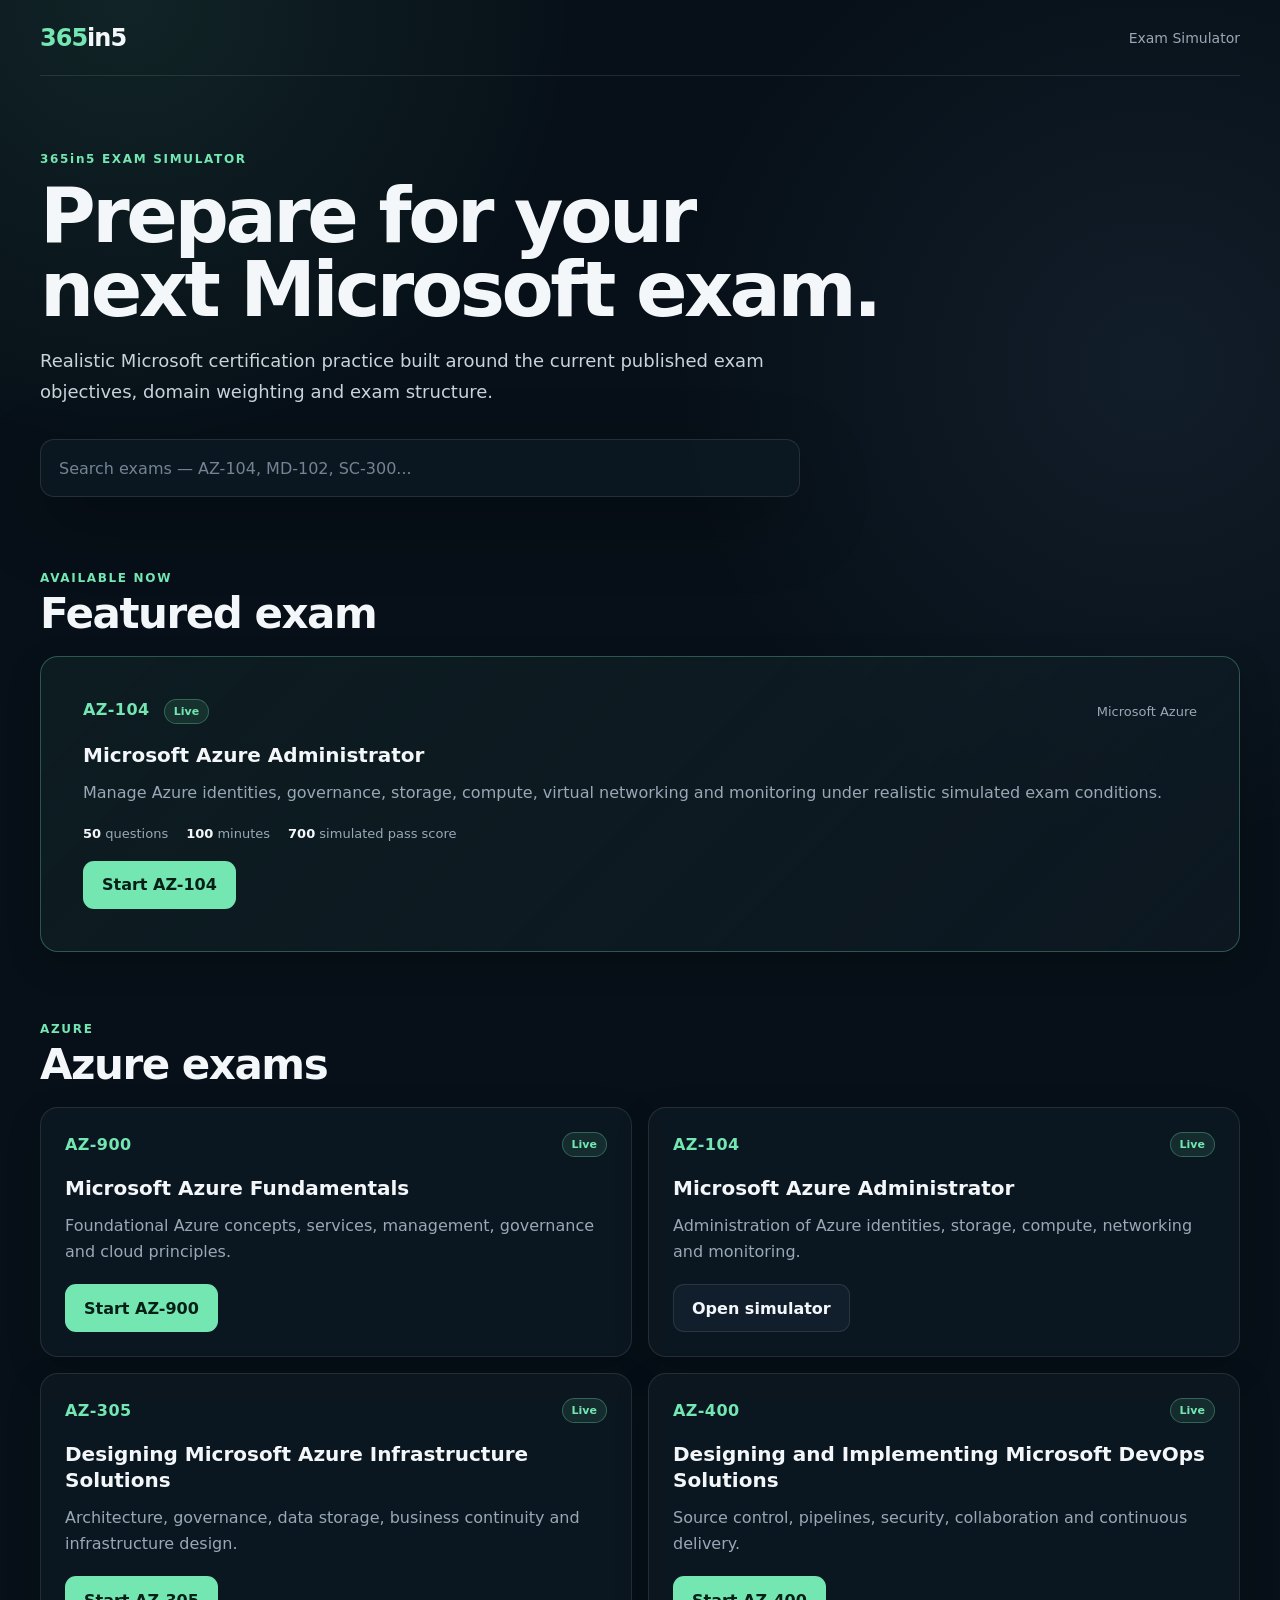
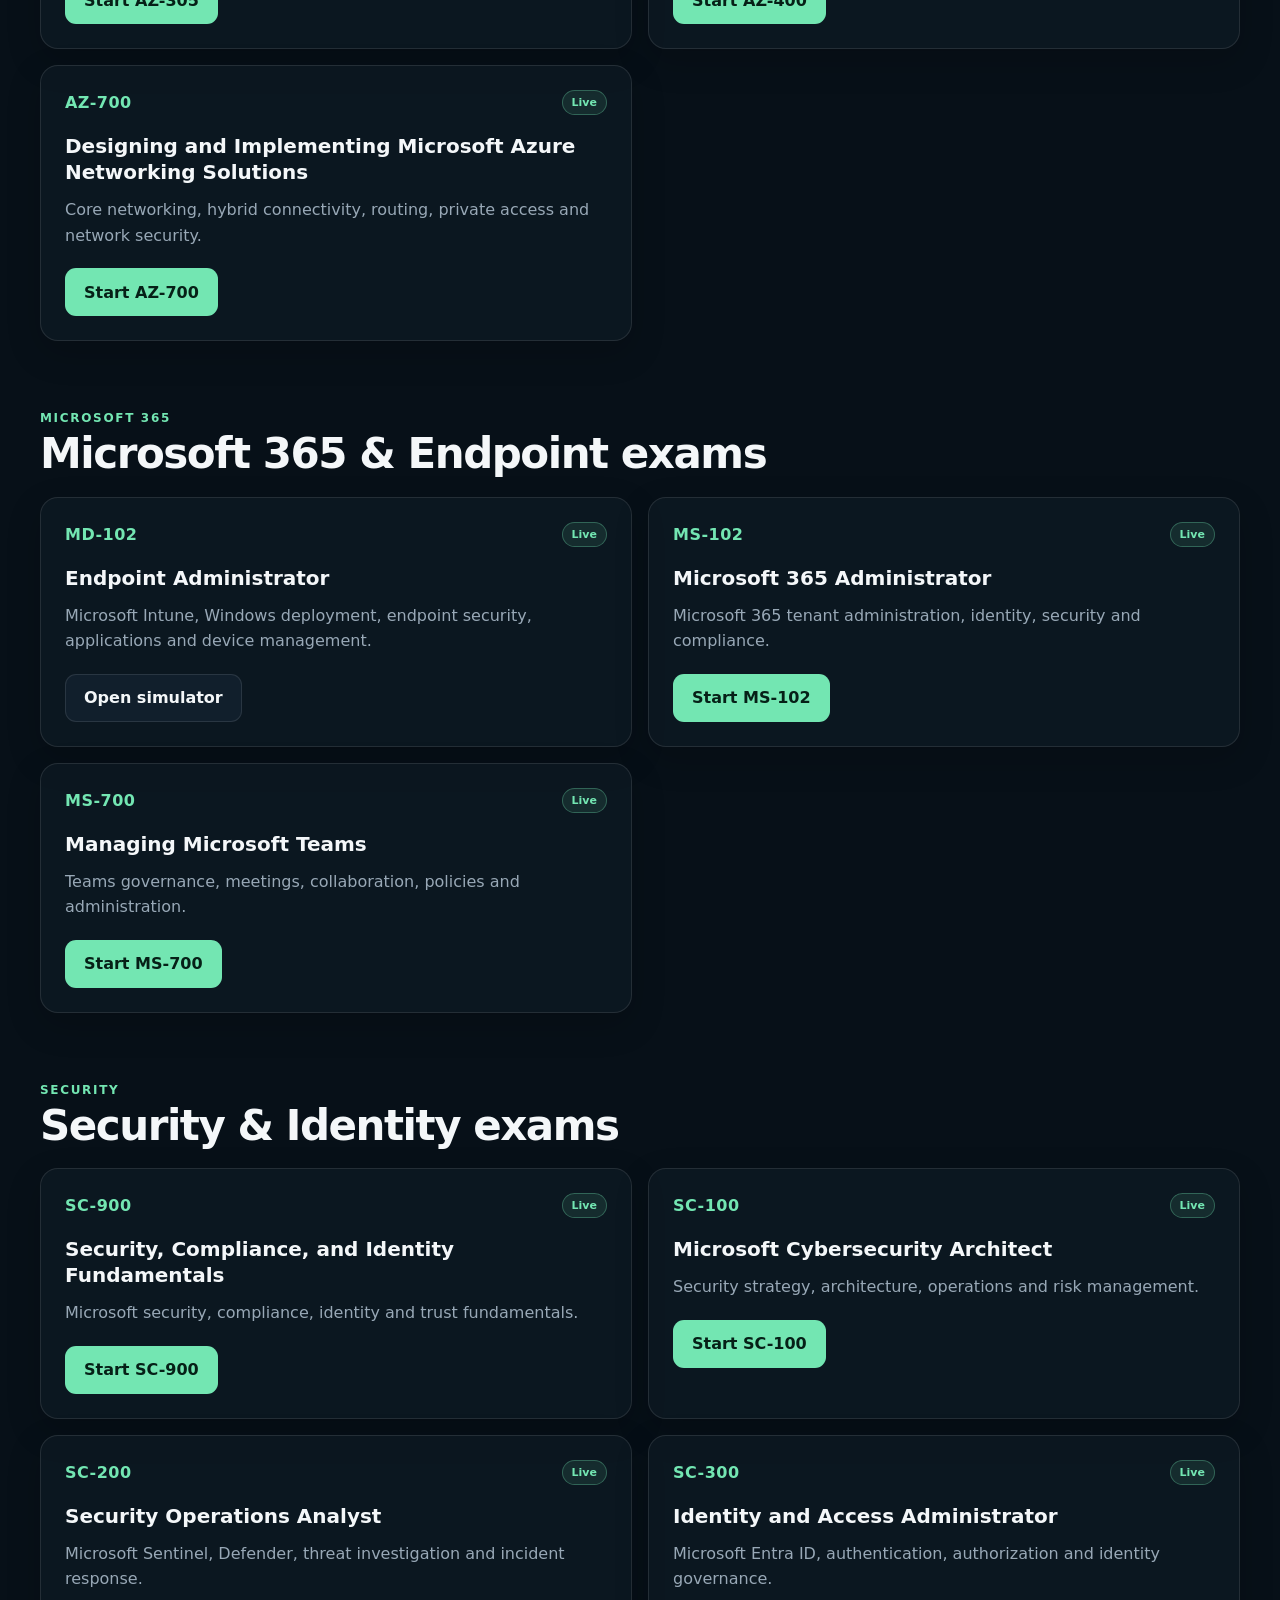
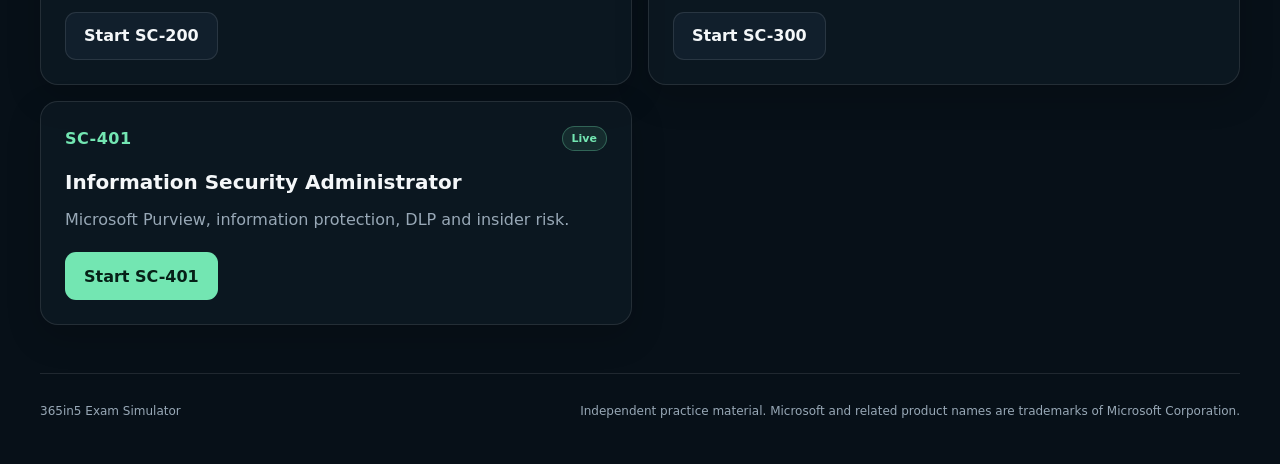
<file: exams/index.html>
<!DOCTYPE html>
<html lang="en">
<head>
  <meta charset="UTF-8">

  <meta
    name="viewport"
    content="width=device-width, initial-scale=1.0"
  >

  <meta
    name="description"
    content="365in5 Microsoft certification exam simulators. Practice Azure, Microsoft 365, Security, Endpoint and other Microsoft exams."
  >

  <title>Microsoft Exam Simulators | 365in5</title>

  <link rel="stylesheet" href="./styles.css">
</head>

<body>

  <div id="app">

    <!-- =====================================================
         HEADER
         ===================================================== -->

    <header class="site-header">

      <a
        class="brand"
        href="/"
        aria-label="365in5 home"
      >
        <span class="brand-mark">365</span><span>in5</span>
      </a>

      <span class="header-label">
        Exam Simulator
      </span>

    </header>


    <!-- =====================================================
         MAIN
         ===================================================== -->

    <main>


      <!-- ===================================================
           HERO
           =================================================== -->

      <section class="exam-hub-hero">

        <span class="eyebrow">
          365in5 EXAM SIMULATOR
        </span>

        <h1>
          Prepare for your next Microsoft exam.
        </h1>

        <p class="hero-copy">
          Realistic Microsoft certification practice built around
          the current published exam objectives, domain weighting
          and exam structure.
        </p>


        <!-- ===============================================
             SEARCH
             =============================================== -->

        <div class="exam-search-wrap">

          <label
            class="sr-only"
            for="examSearch"
          >
            Search exams
          </label>

          <input
            id="examSearch"
            class="exam-search"
            type="search"
            placeholder="Search exams — AZ-104, MD-102, SC-300..."
            autocomplete="off"
          >

        </div>

      </section>


      <!-- ===================================================
           FEATURED EXAM
           =================================================== -->

      <section class="exam-section">

        <div class="section-heading">

          <div>

            <span class="section-kicker">
              AVAILABLE NOW
            </span>

            <h2>
              Featured exam
            </h2>

          </div>

        </div>


        <article
          class="exam-card exam-card-featured"
          data-exam-search="az-104 azure administrator azure microsoft"
        >

          <div class="exam-card-top">

            <div>

              <span class="exam-code">
                AZ-104
              </span>

              <span class="status-badge status-live">
                Live
              </span>

            </div>

            <span class="exam-provider">
              Microsoft Azure
            </span>

          </div>


          <h3>
            Microsoft Azure Administrator
          </h3>


          <p>
            Manage Azure identities, governance, storage,
            compute, virtual networking and monitoring under
            realistic simulated exam conditions.
          </p>


          <div class="exam-stats">

            <span>
              <strong>50</strong>
              questions
            </span>

            <span>
              <strong>100</strong>
              minutes
            </span>

            <span>
              <strong>700</strong>
              simulated pass score
            </span>

          </div>


          <div class="exam-card-actions">

            <a
              class="primary-btn"
              href="./simulator.html?exam=az-104"
            >
              Start AZ-104
            </a>

          </div>

        </article>

      </section>


      <!-- ===================================================
           AZURE
           =================================================== -->

      <section class="exam-section">

        <div class="section-heading">

          <div>

            <span class="section-kicker">
              AZURE
            </span>

            <h2>
              Azure exams
            </h2>

          </div>

        </div>


        <div class="exam-grid">


          <!-- AZ-900 -->

          <article
            class="exam-card"
            data-exam-search="az-900 azure fundamentals microsoft"
          >

            <div class="exam-card-top">

              <span class="exam-code">
                AZ-900
              </span>

              <span class="status-badge status-live">
                Live
              </span>

            </div>

            <h3>
              Microsoft Azure Fundamentals
            </h3>

            <p>
              Foundational Azure concepts, services,
              management, governance and cloud principles.
            </p>
<div class="exam-card-actions">

            <a
              class="primary-btn"
              href="./simulator.html?exam=az-900"
            >
              Start AZ-900
            </a>

</div>
          </article>


          <!-- AZ-104 -->

          <article
            class="exam-card"
            data-exam-search="az-104 azure administrator microsoft"
          >

            <div class="exam-card-top">

              <span class="exam-code">
                AZ-104
              </span>

              <span class="status-badge status-live">
                Live
              </span>

            </div>

            <h3>
              Microsoft Azure Administrator
            </h3>

            <p>
              Administration of Azure identities,
              storage, compute, networking and monitoring.
            </p>

            <div class="exam-card-actions">

              <a
                class="secondary-btn"
                href="./simulator.html?exam=az-104"
              >
                Open simulator
              </a>

            </div>

          </article>


          <!-- AZ-305 -->

          <article
            class="exam-card"
            data-exam-search="az-305 azure solutions architect design infrastructure"
          >

            <div class="exam-card-top">

              <span class="exam-code">
                AZ-305
              </span>

              <span class="status-badge status-live">
                Live
              </span>

            </div>

            <h3>
              Designing Microsoft Azure Infrastructure Solutions
            </h3>

            <p>
              Architecture, governance, data storage,
              business continuity and infrastructure design.
            </p>
<div class="exam-card-actions">

            <a
              class="primary-btn"
              href="./simulator.html?exam=az-305"
            >
              Start AZ-305
            </a>

</div>
          </article>


          <!-- AZ-400 -->

          <article
            class="exam-card"
            data-exam-search="az-400 devops engineer azure microsoft"
          >

            <div class="exam-card-top">

              <span class="exam-code">
                AZ-400
              </span>

              <span class="status-badge status-live">
                Live
              </span>

            </div>

            <h3>
              Designing and Implementing Microsoft DevOps Solutions
            </h3>

            <p>
              Source control, pipelines, security,
              collaboration and continuous delivery.
            </p>
            <div class="exam-card-actions">

            <a
              class="primary-btn"
              href="./simulator.html?exam=az-400"
            >
              Start AZ-400
            </a>

            </div>

          </article>


          <!-- AZ-700 -->

          <article
            class="exam-card"
            data-exam-search="az-700 azure network engineer networking"
          >

            <div class="exam-card-top">

              <span class="exam-code">
                AZ-700
              </span>

              <span class="status-badge status-live">
                Live
              </span>

            </div>

            <h3>
              Designing and Implementing Microsoft Azure Networking Solutions
            </h3>

            <p>
              Core networking, hybrid connectivity,
              routing, private access and network security.
            </p>
<div class="exam-card-actions">

            <a
              class="primary-btn"
              href="./simulator.html?exam=az-700"
            >
              Start AZ-700
            </a>

</div>
          </article>

        </div>

      </section>


      <!-- ===================================================
           MICROSOFT 365 / ENDPOINT
           =================================================== -->

      <section class="exam-section">

        <div class="section-heading">

          <div>

            <span class="section-kicker">
              MICROSOFT 365
            </span>

            <h2>
              Microsoft 365 & Endpoint exams
            </h2>

          </div>

        </div>


        <div class="exam-grid">


          <!-- MD-102 -->

          <article
            class="exam-card"
            data-exam-search="md-102 endpoint administrator intune windows autopilot defender"
          >

            <div class="exam-card-top">

              <span class="exam-code">
                MD-102
              </span>

              <span class="status-badge status-live">
                Live
              </span>

            </div>

            <h3>
              Endpoint Administrator
            </h3>

            <p>
              Microsoft Intune, Windows deployment,
              endpoint security, applications and device management.
            </p>
<div class="exam-card-actions">

              <a
                class="secondary-btn"
                href="./simulator.html?exam=md-102"
              >
                Open simulator
              </a>

</div>
          </article>


          <!-- MS-102 -->

          <article
            class="exam-card"
            data-exam-search="ms-102 microsoft 365 administrator entra defender purview"
          >

            <div class="exam-card-top">

              <span class="exam-code">
                MS-102
              </span>

              <span class="status-badge status-live">
                Live
              </span>

            </div>

            <h3>
              Microsoft 365 Administrator
            </h3>

            <p>
              Microsoft 365 tenant administration,
              identity, security and compliance.
            </p>
<div class="exam-card-actions">

            <a
              class="primary-btn"
              href="./simulator.html?exam=ms-102"
            >
              Start MS-102
            </a>

</div>
          </article>


          <!-- MS-700 -->

          <article
            class="exam-card"
            data-exam-search="ms-700 teams administrator microsoft teams"
          >

            <div class="exam-card-top">

              <span class="exam-code">
                MS-700
              </span>

              <span class="status-badge status-live">
                Live
              </span>

            </div>

            <h3>
              Managing Microsoft Teams
            </h3>

            <p>
              Teams governance, meetings,
              collaboration, policies and administration.
            </p>
<div class="exam-card-actions">

            <a
              class="primary-btn"
              href="./simulator.html?exam=ms-700"
            >
              Start MS-700
            </a>

</div>
          </article>

        </div>

      </section>


      <!-- ===================================================
           SECURITY
           =================================================== -->

      <section class="exam-section">

        <div class="section-heading">

          <div>

            <span class="section-kicker">
              SECURITY
            </span>

            <h2>
              Security & Identity exams
            </h2>

          </div>

        </div>


        <div class="exam-grid">


          <!-- SC-900 -->

          <article
            class="exam-card"
            data-exam-search="sc-900 security compliance identity fundamentals"
          >

            <div class="exam-card-top">

              <span class="exam-code">
                SC-900
              </span>

              <span class="status-badge status-live">
                Live
              </span>

            </div>

            <h3>
              Security, Compliance, and Identity Fundamentals
            </h3>

            <p>
              Microsoft security, compliance,
              identity and trust fundamentals.
            </p>
<div class="exam-card-actions">

            <a
              class="primary-btn"
              href="./simulator.html?exam=sc-900"
            >
              Start SC-900
            </a>

</div>
          </article>


          <!-- SC-100 -->

          <article
            class="exam-card"
            data-exam-search="sc-100 cybersecurity architect microsoft"
          >

            <div class="exam-card-top">

              <span class="exam-code">
                SC-100
              </span>

              <span class="status-badge status-live">
                Live
              </span>

            </div>

            <h3>
              Microsoft Cybersecurity Architect
            </h3>

            <p>
              Security strategy, architecture,
              operations and risk management.
            </p>
<div class="exam-card-actions">

            <a
              class="primary-btn"
              href="./simulator.html?exam=sc-100"
            >
              Start SC-100
            </a>

</div>
          </article>


          <!-- SC-200 -->

          <article
            class="exam-card"
            data-exam-search="sc-200 security operations analyst sentinel defender"
          >

            <div class="exam-card-top">

              <span class="exam-code">
                SC-200
              </span>

              <span class="status-badge status-live">
                Live
              </span>

            </div>

            <h3>
              Security Operations Analyst
            </h3>

            <p>
              Microsoft Sentinel, Defender,
              threat investigation and incident response.
            </p>
            <div class="exam-card-actions">
            
                          <a
                            class="secondary-btn"
                            href="./simulator.html?exam=md-sc-200"
                          >
                            Start SC-200
                          </a>
            
            </div>
          </article>


          <!-- SC-300 -->

          <article
            class="exam-card"
            data-exam-search="sc-300 identity access administrator entra id"
          >

            <div class="exam-card-top">

              <span class="exam-code">
                SC-300
              </span>

              <span class="status-badge status-live">
                Live
              </span>

            </div>

            <h3>
              Identity and Access Administrator
            </h3>

            <p>
              Microsoft Entra ID, authentication,
              authorization and identity governance.
            </p>
            <div class="exam-card-actions">
            
                          <a
                            class="secondary-btn"
                            href="./simulator.html?exam=sc-300"
                          >
                            Start SC-300
                          </a>
            
            </div>
          </article>


          <!-- SC-401 -->

          <article
            class="exam-card"
            data-exam-search="sc-401 information security administrator purview"
          >

            <div class="exam-card-top">

              <span class="exam-code">
                SC-401
              </span>

              <span class="status-badge status-live">
                Live
              </span>

            </div>

            <h3>
              Information Security Administrator
            </h3>

            <p>
              Microsoft Purview, information protection,
              DLP and insider risk.
            </p>
<div class="exam-card-actions">

            <a
              class="primary-btn"
              href="./simulator.html?exam=az-104"
            >
              Start SC-401
            </a>

</div>
          </article>

        </div>

      </section>


      <!-- ===================================================
           EMPTY SEARCH RESULT
           =================================================== -->

      <section
        id="noResults"
        class="no-results hidden"
      >

        <h2>
          No exams found
        </h2>

        <p>
          Try searching by exam code, product or role.
        </p>

      </section>

    </main>


    <!-- =====================================================
         FOOTER
         ===================================================== -->

    <footer>

      <span>
        365in5 Exam Simulator
      </span>

      <span>
        Independent practice material.
        Microsoft and related product names are trademarks
        of Microsoft Corporation.
      </span>

    </footer>

  </div>


  <!-- =======================================================
       HUB SEARCH
       ======================================================= -->

  <script>

    (() => {

      "use strict";


      const searchInput =
        document.getElementById("examSearch");


      const examCards =
        Array.from(
          document.querySelectorAll(".exam-card")
        );


      const sections =
        Array.from(
          document.querySelectorAll(".exam-section")
        );


      const noResults =
        document.getElementById("noResults");


      function normalise(value) {

        return String(value)
          .toLowerCase()
          .trim();

      }


      function filterExams() {

        const query =
          normalise(searchInput.value);


        let visibleCards = 0;


        examCards.forEach((card) => {

          const haystack =
            normalise(
              card.dataset.examSearch +
              " " +
              card.textContent
            );


          const visible =
            query === "" ||
            haystack.includes(query);


          card.classList.toggle(
            "hidden",
            !visible
          );


          if (visible) {

            visibleCards++;

          }

        });


        sections.forEach((section) => {

          const visibleInside =
            section.querySelector(
              ".exam-card:not(.hidden)"
            );


          section.classList.toggle(
            "hidden",
            !visibleInside
          );

        });


        noResults.classList.toggle(
          "hidden",
          visibleCards !== 0
        );

      }


      searchInput.addEventListener(
        "input",
        filterExams
      );

    })();

  </script>

</body>
</html>
</file>
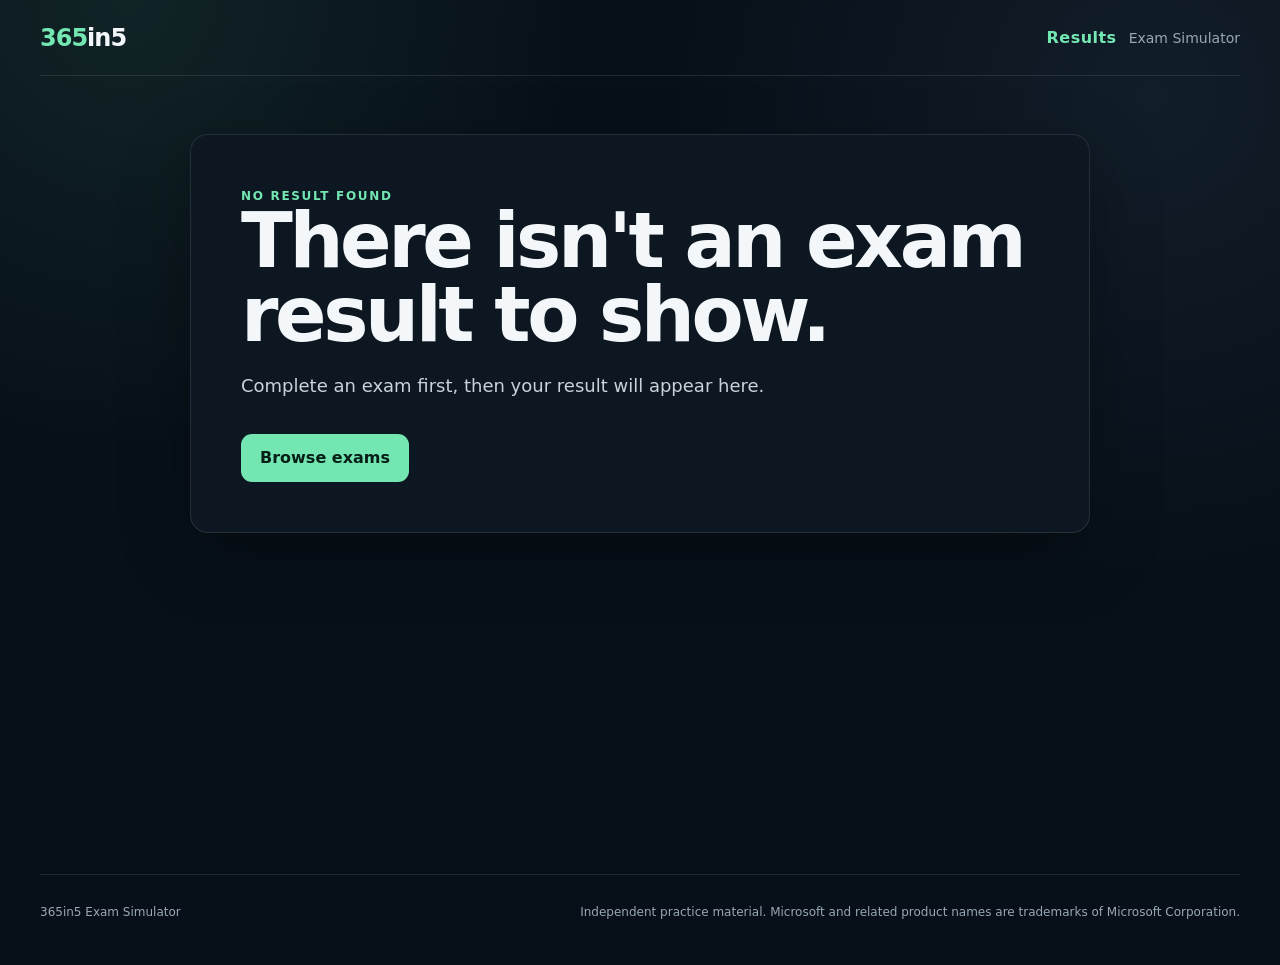
<file: exams/results.html>
<!DOCTYPE html>
<html lang="en">
<head>
  <meta charset="UTF-8">

  <meta
    name="viewport"
    content="width=device-width, initial-scale=1.0"
  >

  <meta
    name="description"
    content="365in5 Microsoft certification exam simulator results."
  >

  <title>Exam Results | 365in5</title>

  <link rel="stylesheet" href="./styles.css">
</head>

<body>

  <div id="app">


    <!-- =====================================================
         HEADER
         ===================================================== -->

    <header class="site-header">

      <a
        class="brand"
        href="./"
        aria-label="365in5 Exams home"
      >
        <span class="brand-mark">365</span><span>in5</span>
      </a>

      <div class="simulator-header-meta">

        <span
          id="headerExamCode"
          class="exam-code"
        >
          Results
        </span>

        <span class="header-label">
          Exam Simulator
        </span>

      </div>

    </header>


    <!-- =====================================================
         MAIN
         ===================================================== -->

    <main>


      <!-- ===================================================
           RESULTS VIEW
           =================================================== -->

      <section
        id="resultsView"
        class="view"
      >

        <div class="results-card">


          <!-- ===============================================
               RESULT HEADER
               =============================================== -->

          <span
            id="resultExamCode"
            class="eyebrow"
          >
            EXAM RESULT
          </span>


          <h1 id="resultStatus">
            Loading...
          </h1>


          <!-- ===============================================
               SCORE
               =============================================== -->

          <div
            id="scaledScore"
            class="score"
          >
            0
          </div>


          <p class="score-caption">
            Simulated scaled score / 1000
          </p>


          <p
            id="rawScore"
            class="raw-score"
          >
          </p>


          <!-- ===============================================
               SCORING NOTE
               =============================================== -->

          <div class="score-note">

            Microsoft certification exams use scaled scoring.

            365in5 does not claim to reproduce Microsoft's
            private scoring algorithm.

            The score shown here is a simulated readiness
            score based on this practice attempt.

          </div>


          <!-- ===============================================
               DOMAIN PERFORMANCE
               =============================================== -->

          <div class="results-section">

            <div class="section-heading compact">

              <div>

                <span class="section-kicker">
                  PERFORMANCE
                </span>

                <h2>
                  Skills breakdown
                </h2>

              </div>

            </div>


            <div
              id="domainResults"
              class="domain-results"
            >
            </div>

          </div>


          <!-- ===============================================
               WEAK AREAS
               =============================================== -->

          <div class="results-section">

            <div class="section-heading compact">

              <div>

                <span class="section-kicker">
                  365in5 FOCUS
                </span>

                <h2>
                  What to revise next
                </h2>

              </div>

            </div>


            <div id="weakAreas">
            </div>

          </div>


          <!-- ===============================================
               ACTIONS
               =============================================== -->

          <div class="results-actions">

            <button
              id="reviewAnswersBtn"
              class="secondary-btn"
              type="button"
            >
              Review answers
            </button>


            <a
              id="retakeExamBtn"
              class="primary-btn"
              href="./"
            >
              Take exam again
            </a>

          </div>


          <div class="results-home-link">

            <a href="./">
              Browse other exams
            </a>

          </div>

        </div>

      </section>


      <!-- ===================================================
           ANSWER REVIEW
           =================================================== -->

      <section
        id="answerReviewView"
        class="view hidden"
      >

        <div class="answer-review-shell">


          <div class="answer-review-header">

            <div>

              <span
                id="answerReviewExamCode"
                class="eyebrow"
              >
                ANSWER REVIEW
              </span>

              <h1>
                What you got right — and why
              </h1>

            </div>


            <button
              id="backToResultsBtn"
              class="secondary-btn"
              type="button"
            >
              Back to results
            </button>

          </div>


          <div id="answerReviewList">
          </div>

        </div>

      </section>


      <!-- ===================================================
           NO RESULT FOUND
           =================================================== -->

      <section
        id="noResultView"
        class="view hidden"
      >

        <div class="error-card">

          <span class="eyebrow">
            NO RESULT FOUND
          </span>

          <h1>
            There isn't an exam result to show.
          </h1>

          <p class="hero-copy">
            Complete an exam first, then your result will appear here.
          </p>

          <a
            href="./"
            class="primary-btn"
          >
            Browse exams
          </a>

        </div>

      </section>

    </main>


    <!-- =====================================================
         FOOTER
         ===================================================== -->

    <footer>

      <span>
        365in5 Exam Simulator
      </span>

      <span>
        Independent practice material.
        Microsoft and related product names are trademarks
        of Microsoft Corporation.
      </span>

    </footer>

  </div>


  <!-- =======================================================
       RESULTS LOGIC
       ======================================================= -->

  <script>

    (() => {

      "use strict";


      const STORAGE_KEY =
        "365in5_exam_result";


      const DOMAIN_LABELS = {

        identity:
          "Manage Azure identities and governance",

        storage:
          "Implement and manage storage",

        compute:
          "Deploy and manage Azure compute resources",

        networking:
          "Implement and manage virtual networking",

        monitoring:
          "Monitor and maintain Azure resources"

      };


      const resultsView =
        document.getElementById(
          "resultsView"
        );


      const answerReviewView =
        document.getElementById(
          "answerReviewView"
        );


      const noResultView =
        document.getElementById(
          "noResultView"
        );


      const raw =
        sessionStorage.getItem(
          STORAGE_KEY
        );


      if (!raw) {

        showNoResult();

        return;

      }


      let payload;


      try {

        payload =
          JSON.parse(
            raw
          );

      } catch (error) {

        console.error(
          "[365in5] Invalid result data.",
          error
        );

        showNoResult();

        return;

      }


      if (
        !payload ||
        !payload.exam ||
        !payload.results
      ) {

        showNoResult();

        return;

      }


      renderResults(
        payload
      );


      /*
       * =====================================================
       * RESULT RENDERING
       * =====================================================
       */


      function renderResults(data) {

        const exam =
          data.exam;


        const results =
          data.results;


        document.title =
          exam.code +
          " Results | 365in5";


        setText(
          "headerExamCode",
          exam.code
        );


        setText(
          "resultExamCode",
          exam.code +
          " · RESULT"
        );


        setText(
          "answerReviewExamCode",
          exam.code +
          " · ANSWER REVIEW"
        );


        setText(
          "resultStatus",
          results.passed
            ? "PASS"
            : "NOT YET"
        );


        setText(
          "scaledScore",
          results.simulatedScore
        );


        let rawScoreText =

          results.correctCount +
          " of " +
          results.totalQuestions +
          " questions correct · " +
          Math.round(
            results.rawPercentage
          ) +
          "% raw accuracy";


        if (
          results.timedOut
        ) {

          rawScoreText +=
            " · Time expired";

        }


        setText(
          "rawScore",
          rawScoreText
        );


        resultsView
          .querySelector(
            ".results-card"
          )
          .classList.toggle(
            "pass",
            results.passed
          );


        resultsView
          .querySelector(
            ".results-card"
          )
          .classList.toggle(
            "fail",
            !results.passed
          );


        const retake =
          document.getElementById(
            "retakeExamBtn"
          );


        retake.href =

          "./simulator.html?exam=" +
          encodeURIComponent(
            exam.id
          );


        renderDomainResults(
          results
        );


        renderWeakAreas(
          results
        );


        bindReviewButtons(
          data
        );

      }


      /*
       * =====================================================
       * DOMAIN RESULTS
       * =====================================================
       */


      function renderDomainResults(
        results
      ) {

        const container =
          document.getElementById(
            "domainResults"
          );


        container.innerHTML =
          "";


        Object.entries(
          results.domainResults
        ).forEach(
          (
            [
              domainId,
              result
            ]
          ) => {

            const percentage =

              result.total === 0

                ? 0

                : Math.round(

                    (
                      result.correct /
                      result.total
                    ) *
                    100

                  );


            const row =
              document.createElement(
                "div"
              );


            row.className =
              "domain-result-row";


            const heading =
              document.createElement(
                "div"
              );


            heading.className =
              "domain-result-heading";


            const label =
              document.createElement(
                "span"
              );


            label.textContent =
              DOMAIN_LABELS[
                domainId
              ] || domainId;


            const score =
              document.createElement(
                "strong"
              );


            score.textContent =

              result.correct +
              "/" +
              result.total +
              " · " +
              percentage +
              "%";


            heading.appendChild(
              label
            );


            heading.appendChild(
              score
            );


            const progress =
              document.createElement(
                "div"
              );


            progress.className =
              "progress";


            const bar =
              document.createElement(
                "i"
              );


            bar.style.width =
              percentage +
              "%";


            progress.appendChild(
              bar
            );


            row.appendChild(
              heading
            );


            row.appendChild(
              progress
            );


            container.appendChild(
              row
            );

          }
        );

      }


      /*
       * =====================================================
       * WEAK AREAS
       * =====================================================
       */


      function renderWeakAreas(
        results
      ) {

        const container =
          document.getElementById(
            "weakAreas"
          );


        container.innerHTML =
          "";


        const domains =

          Object.entries(
            results.domainResults
          )

          .map(
            (
              [
                domainId,
                result
              ]
            ) => {

              const percentage =

                result.total === 0

                  ? 0

                  : Math.round(

                      (
                        result.correct /
                        result.total
                      ) *
                      100

                    );


              return {

                id:
                  domainId,

                name:
                  DOMAIN_LABELS[
                    domainId
                  ] || domainId,

                percentage,

                correct:
                  result.correct,

                total:
                  result.total

              };

            }
          )

          .sort(
            (
              first,
              second
            ) =>
              first.percentage -
              second.percentage
          );


        domains
          .slice(
            0,
            3
          )
          .forEach(
            (
              domain,
              index
            ) => {

              const card =
                document.createElement(
                  "div"
                );


              card.className =
                "weak-area-card";


              const rank =
                document.createElement(
                  "span"
                );


              rank.className =
                "weak-area-rank";


              rank.textContent =
                index === 0
                  ? "Priority"
                  : "Review";


              const heading =
                document.createElement(
                  "h3"
                );


              heading.textContent =
                domain.name;


              const score =
                document.createElement(
                  "p"
                );


              score.textContent =

                domain.percentage +
                "% accuracy · " +
                domain.correct +
                " of " +
                domain.total +
                " correct";


              const advice =
                document.createElement(
                  "p"
                );


              advice.className =
                "weak-area-advice";


              if (
                domain.percentage < 60
              ) {

                advice.textContent =
                  "This is currently a significant weakness. Review this domain before your next full attempt.";

              } else if (
                domain.percentage < 75
              ) {

                advice.textContent =
                  "You're close, but this domain is still costing you marks. Target it before retaking the simulator.";

              } else {

                advice.textContent =
                  "This domain is performing reasonably well. Review the incorrect questions and tighten the remaining gaps.";

              }


              card.appendChild(
                rank
              );


              card.appendChild(
                heading
              );


              card.appendChild(
                score
              );


              card.appendChild(
                advice
              );


              container.appendChild(
                card
              );

            }
          );

      }


      /*
       * =====================================================
       * ANSWER REVIEW
       * =====================================================
       */


      function bindReviewButtons(
        data
      ) {

        document
          .getElementById(
            "reviewAnswersBtn"
          )
          .addEventListener(
            "click",
            () => {

              renderAnswerReview(
                data
              );


              resultsView
                .classList
                .add(
                  "hidden"
                );


              answerReviewView
                .classList
                .remove(
                  "hidden"
                );


              window.scrollTo({

                top: 0,

                left: 0,

                behavior:
                  "instant"

              });

            }
          );


        document
          .getElementById(
            "backToResultsBtn"
          )
          .addEventListener(
            "click",
            () => {

              answerReviewView
                .classList
                .add(
                  "hidden"
                );


              resultsView
                .classList
                .remove(
                  "hidden"
                );


              window.scrollTo({

                top: 0,

                left: 0,

                behavior:
                  "instant"

              });

            }
          );

      }


      function renderAnswerReview(
        data
      ) {

        const container =
          document.getElementById(
            "answerReviewList"
          );


        container.innerHTML =
          "";


        data.results.detailedResults.forEach(
          (
            result,
            index
          ) => {

            const question =
              result.question;


            const card =
              document.createElement(
                "article"
              );


            card.className =

              "answer-review-item " +

              (
                result.correct
                  ? "correct"
                  : "incorrect"
              );


            const badge =
              document.createElement(
                "span"
              );


            badge.className =
              "domain-badge";


            badge.textContent =

              DOMAIN_LABELS[
                question.domain
              ] ||
              question.domain;


            const heading =
              document.createElement(
                "h3"
              );


            heading.textContent =

              (
                index + 1
              ) +
              ". " +
              question.question;


            const yourAnswer =
              document.createElement(
                "p"
              );


            yourAnswer.className =
              "answer-line";


            yourAnswer.innerHTML =

              "<strong>Your answer:</strong> " +

              escapeHtml(
                getAnswerText(
                  question,
                  result.selected
                )
              );


            const correctAnswer =
              document.createElement(
                "p"
              );


            correctAnswer.className =
              "answer-line";


            correctAnswer.innerHTML =

              "<strong>Correct answer:</strong> " +

              escapeHtml(
                getAnswerText(
                  question,
                  question.answer
                )
              );


            const explanation =
              document.createElement(
                "p"
              );


            explanation.innerHTML =

              "<strong>Why:</strong> " +

              escapeHtml(
                question.explanation
              );


            card.appendChild(
              badge
            );


            card.appendChild(
              heading
            );


            card.appendChild(
              yourAnswer
            );


            card.appendChild(
              correctAnswer
            );


            card.appendChild(
              explanation
            );


            if (
              question.objective
            ) {

              const objective =
                document.createElement(
                  "p"
                );


              objective.className =
                "answer-objective";


              objective.innerHTML =

                "<strong>Objective:</strong> " +

                escapeHtml(
                  question.objective
                );


              card.appendChild(
                objective
              );

            }


            container.appendChild(
              card
            );

          }
        );

      }


      /*
       * =====================================================
       * HELPERS
       * =====================================================
       */


      function getAnswerText(
        question,
        indexes
      ) {

        if (
          !Array.isArray(
            indexes
          ) ||
          indexes.length === 0
        ) {

          return "No answer";

        }


        return indexes

          .map(
            (index) => {

              return (
                question.options[
                  index
                ] ||
                "Unknown answer"
              );

            }
          )

          .join(
            "; "
          );

      }


      function escapeHtml(
        value
      ) {

        return String(
          value
        )

          .replaceAll(
            "&",
            "&amp;"
          )

          .replaceAll(
            "<",
            "&lt;"
          )

          .replaceAll(
            ">",
            "&gt;"
          )

          .replaceAll(
            "\"",
            "&quot;"
          )

          .replaceAll(
            "'",
            "&#039;"
          );

      }


      function setText(
        id,
        value
      ) {

        const element =
          document.getElementById(
            id
          );


        if (!element) {

          return;

        }


        element.textContent =
          String(
            value ?? ""
          );

      }


      function showNoResult() {

        resultsView
          .classList
          .add(
            "hidden"
          );


        answerReviewView
          .classList
          .add(
            "hidden"
          );


        noResultView
          .classList
          .remove(
            "hidden"
          );

      }

    })();

  </script>

</body>
  </html>
</file>
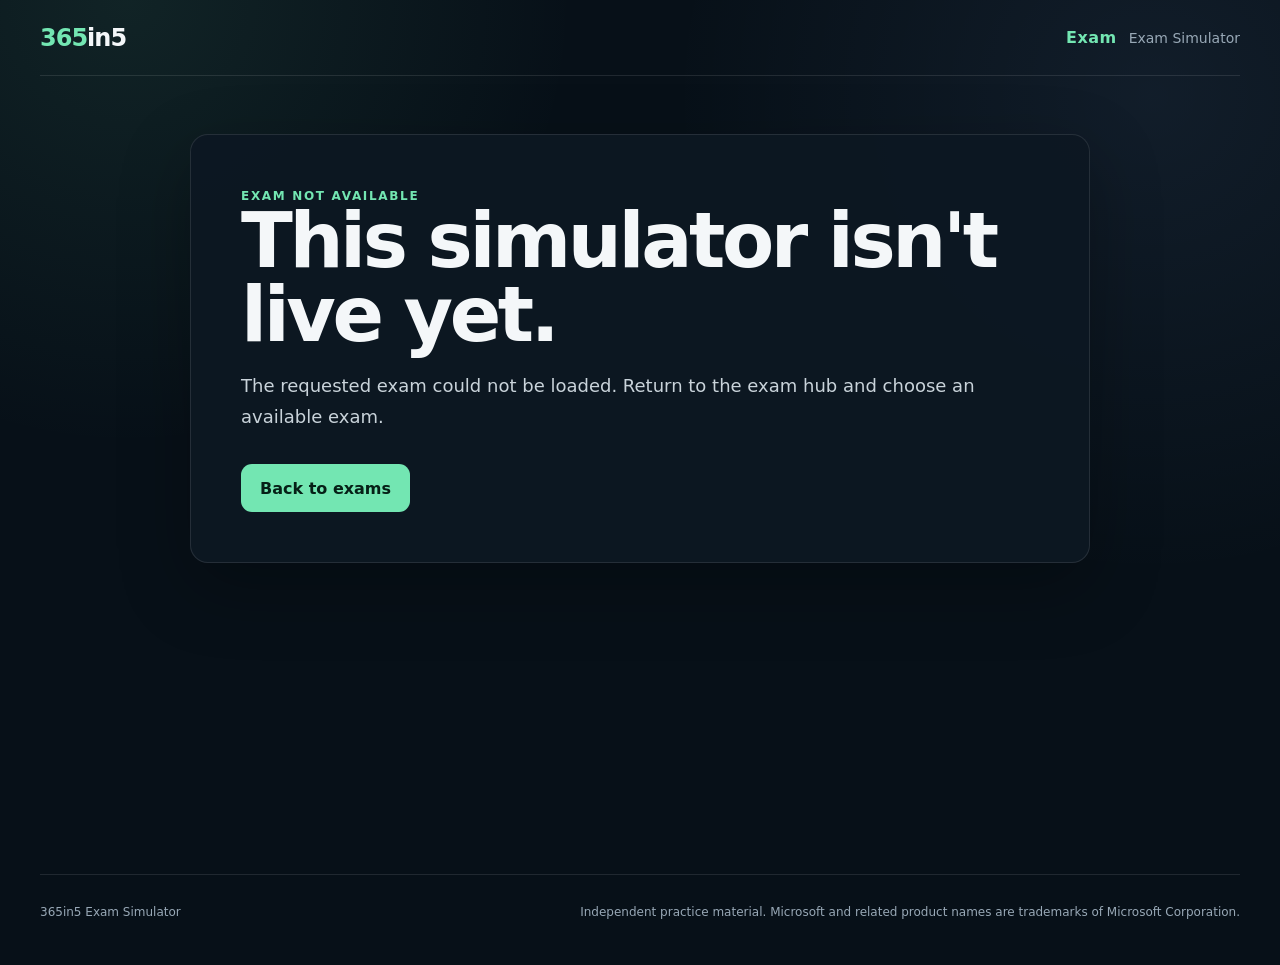
<file: exams/simulator.html>
<!DOCTYPE html>
<html lang="en">
<head>
  <meta charset="UTF-8">

  <meta
    name="viewport"
    content="width=device-width, initial-scale=1.0"
  >

  <meta
    name="description"
    content="365in5 Microsoft certification exam simulator."
  >

  <title>Exam Simulator | 365in5</title>

  <link rel="stylesheet" href="./styles.css">
</head>

<body>

  <div id="app">


    <!-- =====================================================
         HEADER
         ===================================================== -->

    <header class="site-header">

      <a
        class="brand"
        href="./"
        aria-label="365in5 Exams home"
      >
        <span class="brand-mark">365</span><span>in5</span>
      </a>


      <div class="simulator-header-meta">

        <span
          id="headerExamCode"
          class="exam-code"
        >
          Exam
        </span>

        <span class="header-label">
          Exam Simulator
        </span>

      </div>

    </header>


    <!-- =====================================================
         MAIN
         ===================================================== -->

    <main>


      <!-- ===================================================
           EXAM INTRO
           =================================================== -->

      <section
        id="introView"
        class="view simulator-intro"
      >

        <div class="simulator-intro-card">

          <a
            href="./"
            class="back-link"
          >
            ← Back to exams
          </a>


          <span
            id="introExamCategory"
            class="eyebrow"
          >
            MICROSOFT CERTIFICATION
          </span>


          <h1 id="introExamTitle">
            Loading exam...
          </h1>


          <p
            id="introExamDescription"
            class="hero-copy"
          >
            Preparing simulator.
          </p>


          <!-- ===============================================
               EXAM META
               =============================================== -->

          <div class="exam-meta">

            <div>

              <strong id="introQuestionCount">
                0
              </strong>

              <span>
                Questions
              </span>

            </div>


            <div>

              <strong id="introExamMinutes">
                0
              </strong>

              <span>
                Minutes
              </span>

            </div>


            <div>

              <strong id="introPassScore">
                700
              </strong>

              <span>
                Simulated pass score
              </span>

            </div>

          </div>


          <!-- ===============================================
               EXAM NOTICE
               =============================================== -->

          <div class="notice">

            <strong>
              Independent practice simulator.
            </strong>

            Questions are original and built around the
            published Microsoft skills measured for this exam.

          </div>


          <!-- ===============================================
               BLUEPRINT
               =============================================== -->

          <div class="weights">

            <div class="section-heading compact">

              <div>

                <span class="section-kicker">
                  CURRENT BLUEPRINT
                </span>

                <h2>
                  Skills measured
                </h2>

              </div>

            </div>


            <div id="blueprintList">
            </div>

          </div>


          <!-- ===============================================
               START
               =============================================== -->

          <button
            id="startExamBtn"
            class="primary-btn"
            type="button"
          >
            Start exam
          </button>

        </div>

      </section>


      <!-- ===================================================
           ACTIVE EXAM
           =================================================== -->

      <section
        id="examView"
        class="view exam-view hidden"
        aria-live="polite"
      >


        <!-- ===============================================
             EXAM TOOLBAR
             =============================================== -->

        <div class="exam-toolbar">

          <div class="exam-toolbar-left">

            <span
              id="toolbarExamCode"
              class="exam-code"
            >
              EXAM
            </span>


            <span id="questionCounter">
              Question 1 of 1
            </span>

          </div>


          <div class="timer-wrap">

            <span>
              Time remaining
            </span>

            <strong id="timer">
              00:00:00
            </strong>

          </div>

        </div>


        <!-- ===============================================
             EXAM BODY
             =============================================== -->

        <div class="exam-layout">


          <!-- =============================================
               QUESTION NAVIGATION
               ============================================= -->

          <aside class="question-nav-panel">

            <div class="nav-title">
              Questions
            </div>


            <div
              id="questionNav"
              class="question-nav"
            >
            </div>


            <div class="nav-legend">

              <span>

                <i class="legend-dot answered"></i>

                Answered

              </span>


              <span>

                <i class="legend-dot review"></i>

                Review

              </span>

            </div>

          </aside>


          <!-- =============================================
               QUESTION AREA
               ============================================= -->

          <article class="question-card">


            <!-- ===========================================
                 QUESTION HEADER
                 =========================================== -->

            <div class="question-topline">

              <span
                id="domainBadge"
                class="domain-badge"
              >
                Domain
              </span>


              <label class="review-toggle">

                <input
                  id="reviewCheckbox"
                  type="checkbox"
                >

                Mark for review

              </label>

            </div>


            <!-- ===========================================
                 OPTIONAL CASE / SCENARIO
                 =========================================== -->

            <div
              id="scenarioBox"
              class="scenario-box hidden"
            >
            </div>


            <!-- ===========================================
                 QUESTION
                 =========================================== -->

            <h2 id="questionText">
            </h2>


            <p
              id="questionInstruction"
              class="question-instruction"
            >
            </p>


            <!-- ===========================================
                 ANSWERS
                 =========================================== -->

            <form
              id="answersForm"
              class="answers"
            >
            </form>


            <!-- ===========================================
                 QUESTION ACTIONS
                 =========================================== -->

            <div class="question-actions">

              <button
                id="previousBtn"
                class="secondary-btn"
                type="button"
              >
                Previous
              </button>


              <button
                id="nextBtn"
                class="primary-btn"
                type="button"
              >
                Next
              </button>

            </div>

          </article>

        </div>

      </section>


      <!-- ===================================================
           FINAL REVIEW
           =================================================== -->

      <section
        id="reviewView"
        class="view hidden"
      >

        <div class="review-card">

          <span
            id="reviewExamCode"
            class="eyebrow"
          >
            FINAL REVIEW
          </span>


          <h1>
            Review your attempt
          </h1>


          <p class="hero-copy">
            Check any unanswered questions or anything
            you marked for review before submitting.
          </p>


          <!-- =============================================
               REVIEW COUNTS
               ============================================= -->

          <div class="review-summary">

            <div>

              <strong id="answeredCount">
                0
              </strong>

              <span>
                Answered
              </span>

            </div>


            <div>

              <strong id="unansweredCount">
                0
              </strong>

              <span>
                Unanswered
              </span>

            </div>


            <div>

              <strong id="markedCount">
                0
              </strong>

              <span>
                Marked
              </span>

            </div>

          </div>


          <!-- =============================================
               QUESTION GRID
               ============================================= -->

          <div
            id="reviewGrid"
            class="review-grid"
          >
          </div>


          <!-- =============================================
               REVIEW ACTIONS
               ============================================= -->

          <div class="review-actions">

            <button
              id="returnToExamBtn"
              class="secondary-btn"
              type="button"
            >
              Return to exam
            </button>


            <button
              id="submitExamBtn"
              class="danger-btn"
              type="button"
            >
              Finish exam
            </button>

          </div>

        </div>

      </section>


      <!-- ===================================================
           RESULTS
           =================================================== -->

      <section
        id="resultsView"
        class="view hidden"
      >

        <div class="results-card">


          <span
            id="resultExamCode"
            class="eyebrow"
          >
            EXAM RESULT
          </span>


          <h1 id="resultStatus">
            Result
          </h1>


          <!-- =============================================
               SCORE
               ============================================= -->

          <div
            id="scaledScore"
            class="score"
          >
            0
          </div>


          <p class="score-caption">
            Simulated scaled score / 1000
          </p>


          <p
            id="rawScore"
            class="raw-score"
          >
          </p>


          <!-- =============================================
               SCORING NOTE
               ============================================= -->

          <div class="score-note">

            Microsoft uses scaled scoring for technical
            certification exams.

            This site does not claim to reproduce Microsoft's
            private scoring formula.

            The score shown here is a simulated readiness score
            based on your performance in this practice attempt.

          </div>


          <!-- =============================================
               DOMAIN BREAKDOWN
               ============================================= -->

          <div class="results-section">

            <div class="section-heading compact">

              <div>

                <span class="section-kicker">
                  PERFORMANCE
                </span>

                <h2>
                  Skills breakdown
                </h2>

              </div>

            </div>


            <div
              id="domainResults"
              class="domain-results"
            >
            </div>

          </div>


          <!-- =============================================
               WEAK AREAS
               ============================================= -->

          <div
            id="weakAreasSection"
            class="results-section"
          >

            <div class="section-heading compact">

              <div>

                <span class="section-kicker">
                  365in5 FOCUS
                </span>

                <h2>
                  What to revise next
                </h2>

              </div>

            </div>


            <div id="weakAreas">
            </div>

          </div>


          <!-- =============================================
               RESULT ACTIONS
               ============================================= -->

          <div class="results-actions">

            <button
              id="reviewAnswersBtn"
              class="secondary-btn"
              type="button"
            >
              Review answers
            </button>


            <button
              id="restartBtn"
              class="primary-btn"
              type="button"
            >
              Take exam again
            </button>

          </div>


          <div class="results-home-link">

            <a href="./">
              Browse other exams
            </a>

          </div>

        </div>

      </section>


      <!-- ===================================================
           ANSWER REVIEW
           =================================================== -->

      <section
        id="answerReviewView"
        class="view hidden"
      >

        <div class="answer-review-shell">


          <!-- =============================================
               HEADER
               ============================================= -->

          <div class="answer-review-header">

            <div>

              <span
                id="answerReviewExamCode"
                class="eyebrow"
              >
                ANSWER REVIEW
              </span>

              <h1>
                What you got right — and why
              </h1>

            </div>


            <button
              id="backToResultsBtn"
              class="secondary-btn"
              type="button"
            >
              Back to results
            </button>

          </div>


          <!-- =============================================
               ANSWER ITEMS
               ============================================= -->

          <div id="answerReviewList">
          </div>

        </div>

      </section>


      <!-- ===================================================
           INVALID / UNSUPPORTED EXAM
           =================================================== -->

      <section
        id="unsupportedView"
        class="view hidden"
      >

        <div class="error-card">

          <span class="eyebrow">
            EXAM NOT AVAILABLE
          </span>


          <h1>
            This simulator isn't live yet.
          </h1>


          <p class="hero-copy">

            The requested exam could not be loaded.

            Return to the exam hub and choose an available exam.

          </p>


          <a
            href="./"
            class="primary-btn"
          >
            Back to exams
          </a>

        </div>

      </section>

    </main>


    <!-- =====================================================
         FOOTER
         ===================================================== -->

    <footer>

      <span>
        365in5 Exam Simulator
      </span>


      <span>
        Independent practice material.
        Microsoft and related product names are trademarks
        of Microsoft Corporation.
      </span>

    </footer>

  </div>


  <!-- =======================================================
       EXAM DATA LOADER
       ======================================================= -->

  <script>

    (() => {

      "use strict";


      /*
       * =====================================================
       * READ EXAM CODE FROM QUERY STRING
       * =====================================================
       *
       * Example:
       *
       * /exams/simulator.html?exam=az-104
       *
       */


      const params =
        new URLSearchParams(
          window.location.search
        );


      const exam =
        String(
          params.get("exam") || ""
        )
        .trim()
        .toLowerCase();


      /*
       * =====================================================
       * ALLOWLIST SUPPORTED EXAMS
       * =====================================================
       *
       * Do not build the script path directly from untrusted
       * query-string input.
       *
       * That prevents arbitrary path injection.
       *
       */


      const supportedExams = {

    "az-104":
        "./questions/az-104.js",

    "md-102":
        "./questions/md-102.js",

    "sc-300":
        "./questions/sc-300.js",

    "sc-900":
        "./questions/sc-900.js",

    "az-900":
        "./questions/az-900.js",

    "ms-102":
        "./questions/ms-102.js"

};


      /*
       * Expose the selected exam to app.js.
       */


      window.SELECTED_EXAM = exam;


      /*
       * =====================================================
       * UNSUPPORTED EXAM
       * =====================================================
       */


      if (!Object.prototype.hasOwnProperty.call(
        supportedExams,
        exam
      )) {

        window.EXAM_DATA_LOAD_FAILED = true;

        return;

      }


      /*
       * =====================================================
       * LOAD QUESTION BANK
       * =====================================================
       */


      const script =
        document.createElement("script");


      script.src =
        supportedExams[exam];


      script.defer =
        false;


      script.onerror =
        () => {

          window.EXAM_DATA_LOAD_FAILED = true;

        };


      document.head.appendChild(
        script
      );

    })();

  </script>


  <!-- =======================================================
       SIMULATOR ENGINE
       ======================================================= -->

  <script src="./app.js"></script>

</body>
</html>
</file>
<file: exams/styles.css>
/*
 * ============================================================
 * 365in5 EXAM HUB + SIMULATOR
 * ============================================================
 *
 * Shared stylesheet for:
 *
 * /exams/index.html
 * /exams/simulator.html
 *
 * ============================================================
 */


/*
 * ============================================================
 * ROOT
 * ============================================================
 */


:root {

    --bg:
        #071018;

    --bg-soft:
        #0a141d;

    --panel:
        #0d1822;

    --panel-2:
        #111f2c;

    --panel-3:
        #162635;

    --border:
        rgba(255, 255, 255, 0.1);

    --border-strong:
        rgba(255, 255, 255, 0.16);

    --text:
        #f4f7f9;

    --text-soft:
        #c9d3da;

    --muted:
        #98a8b6;

    --accent:
        #73e6b2;

    --accent-soft:
        rgba(115, 230, 178, 0.1);

    --accent-border:
        rgba(115, 230, 178, 0.3);

    --blue:
        #8db9ff;

    --blue-soft:
        rgba(141, 185, 255, 0.1);

    --danger:
        #ff6b6b;

    --danger-soft:
        rgba(255, 107, 107, 0.1);

    --warning:
        #ffd36a;

    --warning-soft:
        rgba(255, 211, 106, 0.1);

    --success:
        #73e6b2;

    --shadow:
        0 24px 70px rgba(0, 0, 0, 0.28);

    --radius:
        18px;

    --radius-small:
        11px;

    --content:
        1200px;

}


/*
 * ============================================================
 * RESET
 * ============================================================
 */


* {

    box-sizing:
        border-box;

}


html {

    color-scheme:
        dark;

    scroll-behavior:
        smooth;

}


body {

    margin:
        0;

    min-height:
        100vh;

    font-family:
        Inter,
        ui-sans-serif,
        system-ui,
        -apple-system,
        BlinkMacSystemFont,
        "Segoe UI",
        sans-serif;

    color:
        var(--text);

    background:

        radial-gradient(
            circle at 10% 0%,
            rgba(115, 230, 178, 0.09),
            transparent 28rem
        ),

        radial-gradient(
            circle at 90% 10%,
            rgba(141, 185, 255, 0.08),
            transparent 30rem
        ),

        var(--bg);

}


button,
input {

    font:
        inherit;

}


button,
a {

    -webkit-tap-highlight-color:
        transparent;

}


button {

    cursor:
        pointer;

}


a {

    color:
        inherit;

}


.hidden {

    display:
        none !important;

}


.sr-only {

    position:
        absolute;

    width:
        1px;

    height:
        1px;

    padding:
        0;

    margin:
        -1px;

    overflow:
        hidden;

    clip:
        rect(0, 0, 0, 0);

    white-space:
        nowrap;

    border:
        0;

}


/*
 * ============================================================
 * LAYOUT
 * ============================================================
 */


.site-header,
main,
footer {

    width:
        min(
            var(--content),
            calc(100% - 32px)
        );

    margin:
        0 auto;

}


main {

    min-height:
        calc(100vh - 160px);

}


/*
 * ============================================================
 * HEADER
 * ============================================================
 */


.site-header {

    min-height:
        76px;

    display:
        flex;

    align-items:
        center;

    justify-content:
        space-between;

    gap:
        20px;

    border-bottom:
        1px solid var(--border);

}


.brand {

    display:
        inline-flex;

    align-items:
        center;

    text-decoration:
        none;

    color:
        var(--text);

    font-weight:
        900;

    font-size:
        24px;

    letter-spacing:
        -1px;

}


.brand-mark {

    color:
        var(--accent);

}


.header-label {

    color:
        var(--muted);

    font-size:
        14px;

}


.simulator-header-meta {

    display:
        flex;

    align-items:
        center;

    gap:
        12px;

}


/*
 * ============================================================
 * TYPOGRAPHY
 * ============================================================
 */


h1,
h2,
h3,
p {

    margin-top:
        0;

}


h1 {

    font-size:
        clamp(
            42px,
            7vw,
            76px
        );

    line-height:
        0.98;

    letter-spacing:
        -0.045em;

    margin-bottom:
        18px;

}


h2 {

    font-size:
        clamp(
            28px,
            4vw,
            42px
        );

    line-height:
        1.05;

    letter-spacing:
        -0.035em;

}


h3 {

    font-size:
        20px;

    line-height:
        1.3;

}


.eyebrow,
.section-kicker {

    display:
        inline-block;

    color:
        var(--accent);

    font-size:
        12px;

    font-weight:
        800;

    letter-spacing:
        0.14em;

}


.hero-copy {

    max-width:
        760px;

    color:
        var(--text-soft);

    font-size:
        18px;

    line-height:
        1.7;

}


/*
 * ============================================================
 * BUTTONS
 * ============================================================
 */


.primary-btn,
.secondary-btn,
.danger-btn {

    display:
        inline-flex;

    align-items:
        center;

    justify-content:
        center;

    min-height:
        48px;

    padding:
        13px 18px;

    border-radius:
        var(--radius-small);

    font-weight:
        800;

    text-decoration:
        none;

    border:
        1px solid transparent;

    transition:

        transform 0.15s ease,
        border-color 0.15s ease,
        background 0.15s ease,
        opacity 0.15s ease;

}


.primary-btn {

    background:
        var(--accent);

    color:
        #062017;

}


.primary-btn:hover {

    transform:
        translateY(-1px);

}


.secondary-btn {

    background:
        var(--panel-2);

    color:
        var(--text);

    border-color:
        var(--border);

}


.secondary-btn:hover {

    border-color:
        var(--border-strong);

    background:
        var(--panel-3);

}


.danger-btn {

    background:
        var(--danger);

    color:
        #250606;

}


button:disabled {

    opacity:
        0.38;

    cursor:
        not-allowed;

    transform:
        none !important;

}


/*
 * ============================================================
 * FOOTER
 * ============================================================
 */


footer {

    padding:
        28px 0 44px;

    border-top:
        1px solid var(--border);

    display:
        flex;

    justify-content:
        space-between;

    gap:
        24px;

    color:
        var(--muted);

    font-size:
        12px;

    line-height:
        1.5;

}


/*
 * ============================================================
 * EXAM HUB
 * ============================================================
 */


.exam-hub-hero {

    padding:
        72px 0 52px;

}


.exam-hub-hero h1 {

    max-width:
        850px;

    margin-top:
        12px;

}


.exam-search-wrap {

    margin-top:
        32px;

    max-width:
        760px;

}


.exam-search {

    width:
        100%;

    min-height:
        58px;

    padding:
        0 18px;

    border:
        1px solid var(--border);

    border-radius:
        14px;

    background:
        rgba(13, 24, 34, 0.92);

    color:
        var(--text);

    outline:
        none;

    box-shadow:
        var(--shadow);

}


.exam-search::placeholder {

    color:
        #738494;

}


.exam-search:focus {

    border-color:
        var(--accent-border);

    box-shadow:

        var(--shadow),

        0 0 0 3px
        rgba(115, 230, 178, 0.07);

}


/*
 * ============================================================
 * HUB SECTIONS
 * ============================================================
 */


.exam-section {

    padding:
        18px 0 48px;

}


.section-heading {

    display:
        flex;

    justify-content:
        space-between;

    align-items:
        flex-end;

    gap:
        20px;

    margin-bottom:
        20px;

}


.section-heading.compact {

    margin-bottom:
        16px;

}


.section-heading h2 {

    margin:
        6px 0 0;

}


.exam-grid {

    display:
        grid;

    grid-template-columns:
        repeat(
            2,
            minmax(0, 1fr)
        );

    gap:
        16px;

}


/*
 * ============================================================
 * EXAM CARD
 * ============================================================
 */


.exam-card {

    min-width:
        0;

    padding:
        24px;

    border:
        1px solid var(--border);

    border-radius:
        var(--radius);

    background:
        rgba(13, 24, 34, 0.88);

    box-shadow:
        0 12px 34px rgba(0, 0, 0, 0.18);

}


.exam-card-featured {

    padding:
        clamp(
            26px,
            5vw,
            42px
        );

    border-color:
        var(--accent-border);

    background:

        linear-gradient(
            135deg,
            rgba(115, 230, 178, 0.06),
            rgba(13, 24, 34, 0.94)
        );

}


.exam-card-top {

    display:
        flex;

    align-items:
        center;

    justify-content:
        space-between;

    gap:
        16px;

    margin-bottom:
        18px;

}


.exam-code {

    color:
        var(--accent);

    font-weight:
        900;

    letter-spacing:
        0.03em;

}


.exam-provider {

    color:
        var(--muted);

    font-size:
        13px;

}


.exam-card h3 {

    margin-bottom:
        12px;

}


.exam-card p {

    color:
        var(--muted);

    line-height:
        1.6;

}


.status-badge {

    display:
        inline-flex;

    align-items:
        center;

    padding:
        5px 9px;

    margin-left:
        8px;

    border-radius:
        999px;

    font-size:
        11px;

    font-weight:
        800;

}


.status-live {

    color:
        var(--accent);

    background:
        var(--accent-soft);

    border:
        1px solid var(--accent-border);

}


.status-coming {

    color:
        var(--muted);

    background:
        rgba(255, 255, 255, 0.04);

    border:
        1px solid var(--border);

}


.exam-stats {

    display:
        flex;

    flex-wrap:
        wrap;

    gap:
        18px;

    margin:
        20px 0;

    color:
        var(--muted);

    font-size:
        13px;

}


.exam-stats strong {

    color:
        var(--text);

}


.exam-card-actions {

    margin-top:
        20px;

}


.no-results {

    padding:
        50px 0 100px;

    text-align:
        center;

}


.no-results p {

    color:
        var(--muted);

}


/*
 * ============================================================
 * SIMULATOR INTRO
 * ============================================================
 */


.simulator-intro {

    padding:
        56px 0 80px;

}


.simulator-intro-card {

    max-width:
        900px;

}


.back-link {

    display:
        inline-block;

    margin-bottom:
        26px;

    color:
        var(--muted);

    text-decoration:
        none;

}


.back-link:hover {

    color:
        var(--text);

}


/*
 * ============================================================
 * EXAM META
 * ============================================================
 */


.exam-meta,
.review-summary {

    display:
        grid;

    grid-template-columns:
        repeat(
            3,
            1fr
        );

    gap:
        12px;

    margin:
        34px 0;

}


.exam-meta > div,
.review-summary > div {

    padding:
        20px;

    border:
        1px solid var(--border);

    border-radius:
        14px;

    background:
        var(--panel);

}


.exam-meta strong,
.review-summary strong {

    display:
        block;

    font-size:
        30px;

}


.exam-meta span,
.review-summary span {

    color:
        var(--muted);

    font-size:
        13px;

}


/*
 * ============================================================
 * NOTICES
 * ============================================================
 */


.notice,
.score-note {

    padding:
        16px 18px;

    border:
        1px solid var(--accent-border);

    background:
        var(--accent-soft);

    border-radius:
        12px;

    color:
        #c7d8d0;

    line-height:
        1.6;

}


/*
 * ============================================================
 * WEIGHTS / BLUEPRINT
 * ============================================================
 */


.weights {

    margin:
        34px 0;

    padding:
        24px;

    border:
        1px solid var(--border);

    border-radius:
        var(--radius);

    background:
        rgba(13, 24, 34, 0.84);

    box-shadow:
        var(--shadow);

}


.weight-row {

    display:
        flex;

    justify-content:
        space-between;

    align-items:
        flex-start;

    gap:
        20px;

    padding:
        14px 0;

    border-top:
        1px solid var(--border);

}


.weight-row:first-child {

    border-top:
        0;

}


.weight-row span {

    color:
        var(--text-soft);

}


.weight-row strong {

    white-space:
        nowrap;

}


/*
 * ============================================================
 * ACTIVE EXAM
 * ============================================================
 */


.exam-view {

    padding:
        28px 0 70px;

}


.exam-toolbar {

    display:
        flex;

    justify-content:
        space-between;

    align-items:
        center;

    gap:
        20px;

    padding:
        18px 20px;

    margin-bottom:
        18px;

    border:
        1px solid var(--border);

    background:
        var(--panel);

    border-radius:
        14px;

}


.exam-toolbar-left {

    display:
        flex;

    align-items:
        center;

    gap:
        14px;

}


#questionCounter {

    color:
        var(--muted);

}


.timer-wrap {

    text-align:
        right;

}


.timer-wrap span {

    display:
        block;

    color:
        var(--muted);

    font-size:
        12px;

}


.timer-wrap strong {

    font-size:
        22px;

}


/*
 * ============================================================
 * EXAM GRID
 * ============================================================
 */


.exam-layout {

    display:
        grid;

    grid-template-columns:
        220px minmax(0, 1fr);

    gap:
        18px;

}


/*
 * ============================================================
 * QUESTION NAV
 * ============================================================
 */


.question-nav-panel {

    align-self:
        start;

    position:
        sticky;

    top:
        16px;

    padding:
        18px;

    border:
        1px solid var(--border);

    background:
        rgba(13, 24, 34, 0.94);

    border-radius:
        var(--radius);

    box-shadow:
        var(--shadow);

}


.nav-title {

    margin-bottom:
        14px;

    font-weight:
        900;

}


.question-nav {

    display:
        grid;

    grid-template-columns:
        repeat(
            5,
            1fr
        );

    gap:
        7px;

}


.nav-q {

    aspect-ratio:
        1;

    min-width:
        0;

    border-radius:
        8px;

    border:
        1px solid var(--border);

    background:
        var(--panel-2);

    color:
        var(--text);

    font-size:
        12px;

}


.nav-q:hover {

    border-color:
        var(--border-strong);

}


.nav-q.active {

    outline:
        2px solid var(--accent);

    outline-offset:
        1px;

}


.nav-q.answered {

    background:
        rgba(115, 230, 178, 0.18);

    border-color:
        rgba(115, 230, 178, 0.4);

}


.nav-q.review {

    box-shadow:
        inset 0 -3px 0 var(--warning);

}


.nav-legend {

    display:
        grid;

    gap:
        8px;

    margin-top:
        18px;

    color:
        var(--muted);

    font-size:
        12px;

}


.legend-dot {

    display:
        inline-block;

    width:
        9px;

    height:
        9px;

    margin-right:
        8px;

    border-radius:
        50%;

}


.legend-dot.answered {

    background:
        var(--accent);

}


.legend-dot.review {

    background:
        var(--warning);

}


/*
 * ============================================================
 * QUESTION CARD
 * ============================================================
 */


.question-card {

    min-height:
        600px;

    padding:
        clamp(
            22px,
            4vw,
            44px
        );

    border:
        1px solid var(--border);

    background:
        rgba(13, 24, 34, 0.94);

    border-radius:
        var(--radius);

    box-shadow:
        var(--shadow);

}


.question-topline {

    display:
        flex;

    justify-content:
        space-between;

    align-items:
        center;

    gap:
        18px;

}


.domain-badge {

    display:
        inline-flex;

    align-items:
        center;

    padding:
        7px 10px;

    border-radius:
        999px;

    background:
        var(--blue-soft);

    color:
        #b9d1ff;

    font-size:
        12px;

    font-weight:
        800;

}


.review-toggle {

    display:
        flex;

    align-items:
        center;

    gap:
        8px;

    color:
        var(--muted);

    font-size:
        13px;

}


.review-toggle input {

    accent-color:
        var(--warning);

}


.question-card h2 {

    margin:
        28px 0 8px;

    font-size:
        clamp(
            22px,
            3vw,
            30px
        );

    line-height:
        1.45;

    letter-spacing:
        -0.02em;

}


.question-instruction {

    margin-bottom:
        22px;

    color:
        var(--muted);

}


/*
 * ============================================================
 * SCENARIOS
 * ============================================================
 */


.scenario-box {

    margin-top:
        24px;

    padding:
        18px;

    border:
        1px solid var(--border);

    border-left:
        3px solid var(--blue);

    border-radius:
        10px;

    background:
        #09131b;

    color:
        #c6d2dc;

    white-space:
        pre-line;

    line-height:
        1.6;

}


/*
 * ============================================================
 * ANSWERS
 * ============================================================
 */


.answers {

    display:
        grid;

    gap:
        11px;

    margin-top:
        24px;

}


.answer-option {

    display:
        flex;

    align-items:
        flex-start;

    gap:
        13px;

    padding:
        15px 16px;

    border:
        1px solid var(--border);

    background:
        #0a151e;

    border-radius:
        11px;

    cursor:
        pointer;

    transition:

        border-color 0.15s ease,
        background 0.15s ease,
        transform 0.15s ease;

}


.answer-option:hover {

    border-color:
        rgba(115, 230, 178, 0.45);

    transform:
        translateY(-1px);

}


.answer-option.selected {

    border-color:
        var(--accent);

    background:
        rgba(115, 230, 178, 0.07);

}


.answer-option input {

    margin-top:
        4px;

    accent-color:
        var(--accent);

}


.answer-option span {

    line-height:
        1.5;

}


/*
 * ============================================================
 * QUESTION ACTIONS
 * ============================================================
 */


.question-actions,
.review-actions,
.results-actions {

    display:
        flex;

    justify-content:
        space-between;

    gap:
        12px;

    margin-top:
        34px;

}


/*
 * ============================================================
 * REVIEW
 * ============================================================
 */


.review-card,
.results-card,
.error-card {

    max-width:
        900px;

    margin:
        58px auto 80px;

    padding:
        clamp(
            24px,
            5vw,
            50px
        );

    border:
        1px solid var(--border);

    background:
        rgba(13, 24, 34, 0.94);

    border-radius:
        var(--radius);

    box-shadow:
        var(--shadow);

}


.review-grid {

    display:
        grid;

    grid-template-columns:
        repeat(
            10,
            1fr
        );

    gap:
        8px;

    margin-top:
        28px;

}


.review-q {

    padding:
        12px 0;

    border-radius:
        8px;

    border:
        1px solid var(--border);

    background:
        var(--panel-2);

    color:
        var(--text);

}


.review-q:hover {

    border-color:
        var(--border-strong);

}


.review-q.unanswered {

    border-color:
        rgba(255, 107, 107, 0.55);

    background:
        var(--danger-soft);

}


.review-q.marked {

    box-shadow:
        inset 0 -3px 0 var(--warning);

}


/*
 * ============================================================
 * RESULTS
 * ============================================================
 */


.score {

    margin-top:
        24px;

    font-size:
        clamp(
            70px,
            14vw,
            132px
        );

    font-weight:
        950;

    letter-spacing:
        -0.07em;

    line-height:
        1;

}


.results-card.pass .score {

    color:
        var(--success);

}


.results-card.fail .score {

    color:
        var(--danger);

}


.score-caption,
.raw-score {

    color:
        var(--muted);

}


.results-section {

    margin-top:
        34px;

}


/*
 * ============================================================
 * DOMAIN RESULTS
 * ============================================================
 */


.domain-results {

    display:
        grid;

    gap:
        15px;

}


.domain-result-row {

    padding:
        16px 0;

    border-top:
        1px solid var(--border);

}


.domain-result-heading {

    display:
        flex;

    justify-content:
        space-between;

    gap:
        20px;

    margin-bottom:
        10px;

}


.domain-result-heading span {

    color:
        var(--text-soft);

}


.progress {

    height:
        8px;

    overflow:
        hidden;

    border-radius:
        999px;

    background:
        #071018;

}


.progress > i {

    display:
        block;

    height:
        100%;

    background:
        var(--accent);

    border-radius:
        inherit;

}


/*
 * ============================================================
 * WEAK AREAS
 * ============================================================
 */


#weakAreas {

    display:
        grid;

    gap:
        12px;

}


.weak-area-card {

    padding:
        18px;

    border:
        1px solid var(--border);

    border-radius:
        13px;

    background:
        var(--bg-soft);

}


.weak-area-card h3 {

    margin:
        8px 0;

}


.weak-area-card p {

    margin-bottom:
        0;

    color:
        var(--muted);

    line-height:
        1.6;

}


.weak-area-rank {

    display:
        inline-flex;

    padding:
        5px 8px;

    border-radius:
        999px;

    background:
        var(--warning-soft);

    color:
        var(--warning);

    font-size:
        11px;

    font-weight:
        800;

}


.weak-area-advice {

    margin-top:
        8px;

}


.results-home-link {

    margin-top:
        20px;

    text-align:
        center;

}


.results-home-link a {

    color:
        var(--muted);

}


.results-home-link a:hover {

    color:
        var(--text);

}


/*
 * ============================================================
 * ANSWER REVIEW
 * ============================================================
 */


.answer-review-shell {

    margin:
        42px 0 70px;

    padding:
        clamp(
            22px,
            4vw,
            40px
        );

    border:
        1px solid var(--border);

    background:
        rgba(13, 24, 34, 0.94);

    border-radius:
        var(--radius);

    box-shadow:
        var(--shadow);

}


.answer-review-header {

    display:
        flex;

    align-items:
        flex-start;

    justify-content:
        space-between;

    gap:
        20px;

}


.answer-review-header h1 {

    font-size:
        clamp(
            34px,
            5vw,
            58px
        );

}


.answer-review-item {

    margin-top:
        18px;

    padding:
        22px;

    border:
        1px solid var(--border);

    border-radius:
        14px;

    background:
        #09141d;

}


.answer-review-item.correct {

    border-left:
        4px solid var(--accent);

}


.answer-review-item.incorrect {

    border-left:
        4px solid var(--danger);

}


.answer-review-item h3 {

    margin:
        14px 0;

    line-height:
        1.45;

}


.answer-review-item p {

    color:
        #b8c6cf;

    line-height:
        1.6;

}


.answer-review-item strong {

    color:
        var(--text);

}


.answer-objective {

    margin-top:
        18px;

    padding-top:
        14px;

    border-top:
        1px solid var(--border);

}


/*
 * ============================================================
 * ERROR PAGE
 * ============================================================
 */


.error-card {

    text-align:
        left;

}


.error-card .primary-btn {

    margin-top:
        14px;

}


/*
 * ============================================================
 * FOCUS STATES
 * ============================================================
 */


button:focus-visible,
a:focus-visible,
input:focus-visible {

    outline:
        3px solid rgba(115, 230, 178, 0.35);

    outline-offset:
        3px;

}


/*
 * ============================================================
 * TABLET
 * ============================================================
 */


@media (
    max-width: 900px
) {


    .exam-grid {

        grid-template-columns:
            1fr;

    }


    .exam-layout {

        grid-template-columns:
            180px minmax(0, 1fr);

    }


    .question-nav {

        grid-template-columns:
            repeat(
                4,
                1fr
            );

    }

}


/*
 * ============================================================
 * MOBILE
 * ============================================================
 */


@media (
    max-width: 760px
) {


    .site-header {

        min-height:
            68px;

    }


    .header-label {

        display:
            none;

    }


    .exam-hub-hero {

        padding:
            48px 0 34px;

    }


    h1 {

        font-size:
            clamp(
                38px,
                13vw,
                56px
            );

    }


    .hero-copy {

        font-size:
            16px;

    }


    .exam-meta,
    .review-summary {

        grid-template-columns:
            1fr;

    }


    .exam-meta > div,
    .review-summary > div {

        padding:
            16px;

    }


    .exam-stats {

        display:
            grid;

        gap:
            8px;

    }


    .weight-row {

        flex-direction:
            column;

        gap:
            6px;

    }


    .weight-row strong {

        white-space:
            normal;

    }


    .exam-toolbar {

        align-items:
            flex-start;

    }


    .exam-toolbar-left {

        align-items:
            flex-start;

        flex-direction:
            column;

        gap:
            4px;

    }


    .timer-wrap strong {

        font-size:
            18px;

    }


    .exam-layout {

        grid-template-columns:
            1fr;

    }


    .question-nav-panel {

        position:
            static;

        padding:
            12px;

    }


    .question-nav {

        grid-template-columns:
            repeat(
                10,
                1fr
            );

        gap:
            4px;

    }


    .nav-title,
    .nav-legend {

        display:
            none;

    }


    .nav-q {

        font-size:
            10px;

        border-radius:
            6px;

    }


    .question-card {

        min-height:
            auto;

        padding:
            20px;

    }


    .question-topline {

        align-items:
            flex-start;

        flex-direction:
            column;

    }


    .question-card h2 {

        font-size:
            21px;

    }


    .answer-option {

        padding:
            14px;

    }


    .question-actions,
    .review-actions,
    .results-actions {

        flex-direction:
            column;

    }


    .question-actions .primary-btn,
    .question-actions .secondary-btn,
    .review-actions .primary-btn,
    .review-actions .secondary-btn,
    .review-actions .danger-btn,
    .results-actions .primary-btn,
    .results-actions .secondary-btn {

        width:
            100%;

    }


    .review-grid {

        grid-template-columns:
            repeat(
                5,
                1fr
            );

    }


    .answer-review-header {

        align-items:
            stretch;

        flex-direction:
            column;

    }


    .answer-review-header .secondary-btn {

        width:
            100%;

    }


    .domain-result-heading {

        align-items:
            flex-start;

        flex-direction:
            column;

        gap:
            5px;

    }


    footer {

        flex-direction:
            column;

    }

}


/*
 * ============================================================
 * SMALL MOBILE
 * ============================================================
 */


@media (
    max-width: 430px
) {


    .site-header,
    main,
    footer {

        width:
            min(
                var(--content),
                calc(100% - 20px)
            );

    }


    .exam-card {

        padding:
            18px;

    }


    .exam-card-featured {

        padding:
            20px;

    }


    .question-nav {

        grid-template-columns:
            repeat(
                5,
                1fr
            );

    }


    .exam-toolbar {

        padding:
            14px;

    }


    .simulator-intro {

        padding-top:
            36px;

    }


    .review-card,
    .results-card,
    .error-card {

        margin-top:
            34px;

        padding:
            20px;

    }

  }
</file>
